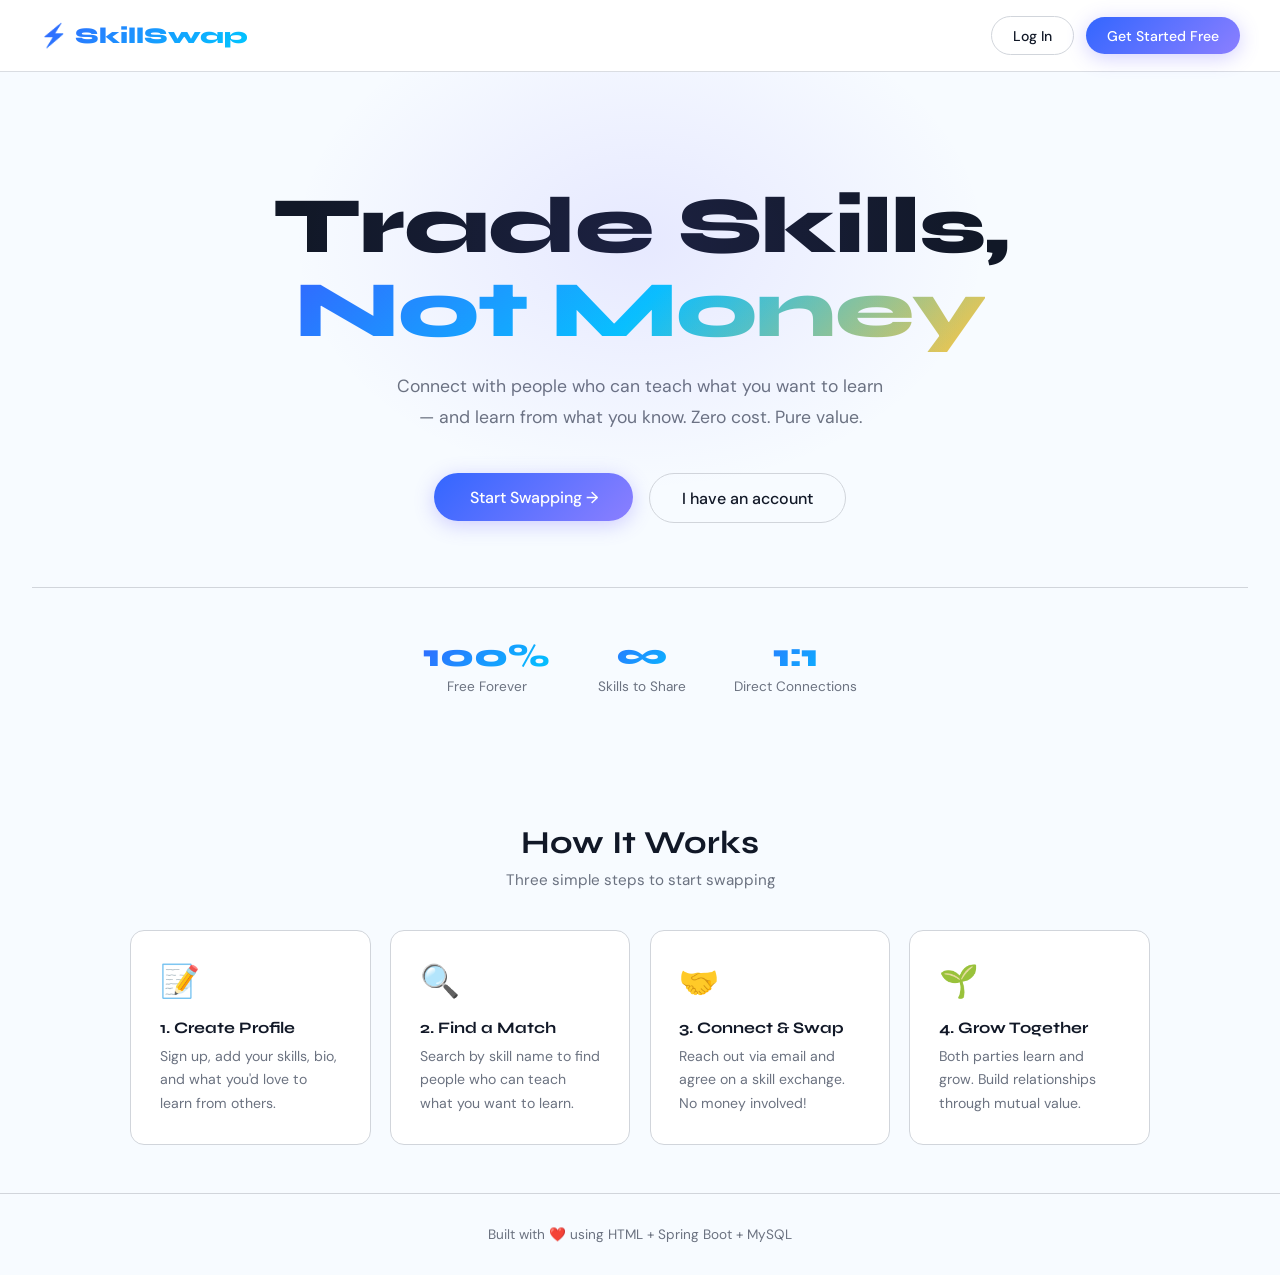
<file: index.html>
<!DOCTYPE html>
<html lang="en">
<head>
  <meta charset="UTF-8"/>
  <meta name="viewport" content="width=device-width, initial-scale=1.0"/>
  <title>Skill Swap Hub - Trade Skills, Not Money</title>
  <link rel="stylesheet" href="css/style.css"/>
</head>
<body>

<nav class="navbar">
  <div class="logo">⚡ SkillSwap</div>
  <div class="nav-links">
    <a href="login.html"><button class="btn btn-outline">Log In</button></a>
    <a href="register.html"><button class="btn btn-primary">Get Started Free</button></a>
  </div>
</nav>

<section class="hero">
  <div class="hero-glow"></div>
  <h1>Trade Skills,<br/><span class="grad">Not Money</span></h1>
  <p>Connect with people who can teach what you want to learn — and learn from what you know. Zero cost. Pure value.</p>
  <div class="hero-btns">
    <a href="register.html">
      <button class="btn btn-primary" style="padding:0.85rem 2.2rem;font-size:1rem">
        Start Swapping →
      </button>
    </a>
    <a href="login.html">
      <button class="btn btn-outline" style="padding:0.85rem 2rem;font-size:1rem">
        I have an account
      </button>
    </a>
  </div>

  <div class="hero-stats">
    <div class="stat-item">
      <div class="stat-num">100%</div>
      <div class="stat-label">Free Forever</div>
    </div>
    <div class="stat-item">
      <div class="stat-num">∞</div>
      <div class="stat-label">Skills to Share</div>
    </div>
    <div class="stat-item">
      <div class="stat-num">1:1</div>
      <div class="stat-label">Direct Connections</div>
    </div>
  </div>
</section>

<section class="section">
  <h2 class="section-title">How It Works</h2>
  <p class="section-sub">Three simple steps to start swapping</p>

  <div class="features-grid">
    <div class="feature-card">
      <div class="feature-icon">📝</div>
      <h3>1. Create Profile</h3>
      <p>Sign up, add your skills, bio, and what you'd love to learn from others.</p>
    </div>
    <div class="feature-card">
      <div class="feature-icon">🔍</div>
      <h3>2. Find a Match</h3>
      <p>Search by skill name to find people who can teach what you want to learn.</p>
    </div>
    <div class="feature-card">
      <div class="feature-icon">🤝</div>
      <h3>3. Connect & Swap</h3>
      <p>Reach out via email and agree on a skill exchange. No money involved!</p>
    </div>
    <div class="feature-card">
      <div class="feature-icon">🌱</div>
      <h3>4. Grow Together</h3>
      <p>Both parties learn and grow. Build relationships through mutual value.</p>
    </div>
  </div>
</section>

<footer style="text-align:center;padding:2rem;color:var(--muted);font-size:0.85rem;border-top:1px solid var(--border)">
  Built with ❤️ using HTML + Spring Boot + MySQL
</footer>

<script src="js/app.js"></script>
</body>
</html>
</file>
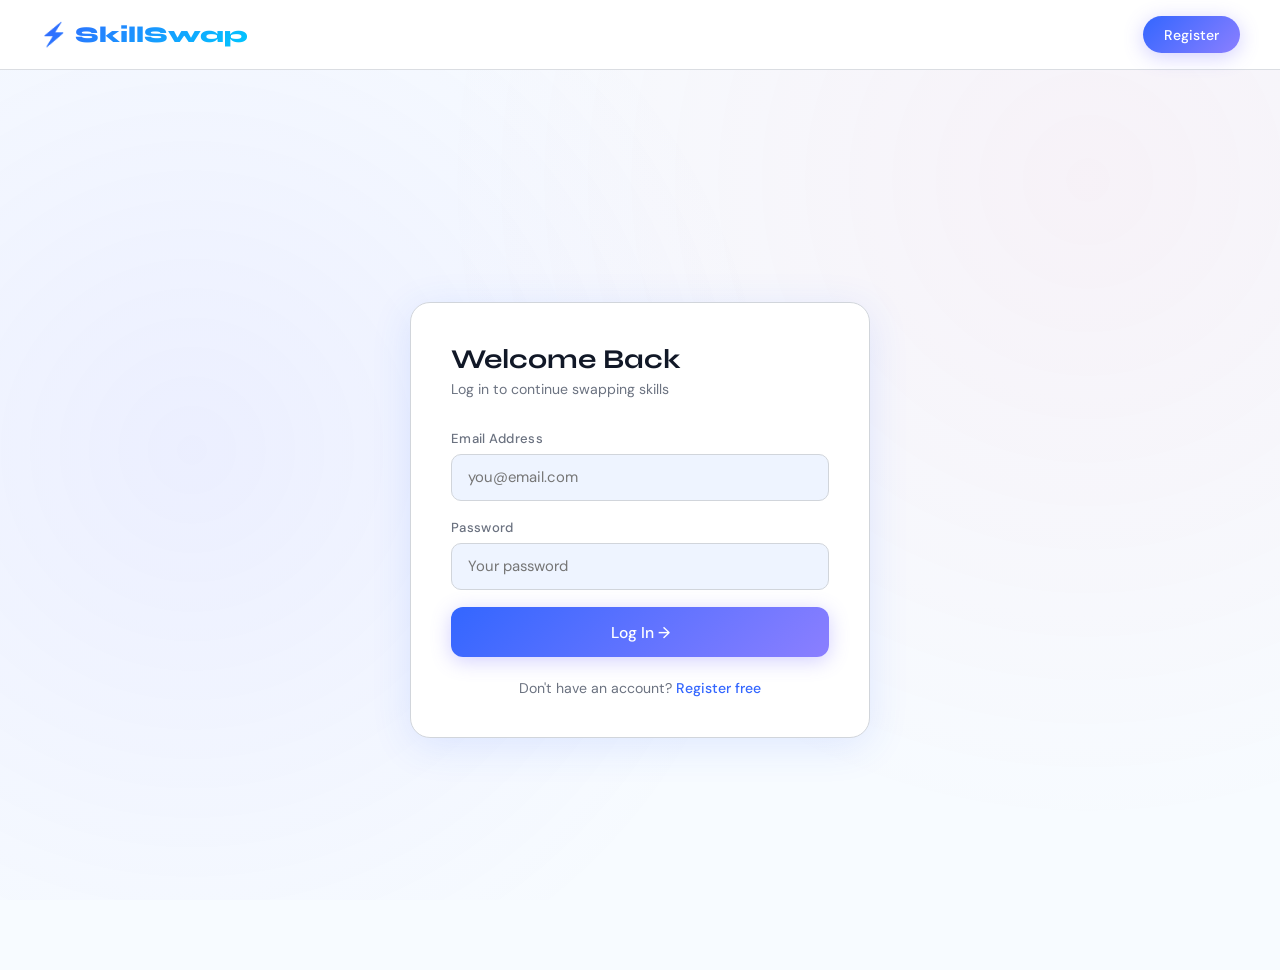
<file: dashboard.html>
<!DOCTYPE html>
<html lang="en">
<head>
  <meta charset="UTF-8"/>
  <meta name="viewport" content="width=device-width, initial-scale=1.0"/>
  <title>Dashboard - Skill Swap Hub</title>
  <link rel="stylesheet" href="css/style.css"/>
  <style>
    /* ===== CHAT STYLES ===== */
    .chat-layout {
      display: flex;
      height: calc(100vh - 120px);
      background: var(--surface);
      border: 1px solid var(--border);
      border-radius: var(--radius);
      overflow: hidden;
    }

    /* Left: contacts list */
    .chat-sidebar {
      width: 280px;
      min-width: 280px;
      border-right: 1px solid var(--border);
      display: flex;
      flex-direction: column;
    }

    .chat-sidebar-header {
      padding: 1.2rem 1rem;
      border-bottom: 1px solid var(--border);
      font-family: 'Syne', sans-serif;
      font-weight: 700;
      font-size: 1rem;
      display: flex;
      align-items: center;
      justify-content: space-between;
    }

    .contacts-list {
      flex: 1;
      overflow-y: auto;
    }

    .contact-item {
      display: flex;
      align-items: center;
      gap: 0.8rem;
      padding: 0.9rem 1rem;
      cursor: pointer;
      border-bottom: 1px solid var(--border);
      transition: background 0.15s;
      position: relative;
    }

    .contact-item:hover    { background: var(--surface2); }
    .contact-item.active   { background: rgba(108,99,255,0.12); border-left: 3px solid var(--accent); }

    .contact-avatar {
      width: 40px;
      height: 40px;
      border-radius: 50%;
      background: linear-gradient(135deg, var(--accent), var(--accent2));
      display: flex;
      align-items: center;
      justify-content: center;
      font-family: 'Syne', sans-serif;
      font-weight: 700;
      font-size: 1rem;
      flex-shrink: 0;
    }

    .contact-info { flex: 1; overflow: hidden; }
    .contact-name { font-size: 0.9rem; font-weight: 600; }
    .contact-preview {
      font-size: 0.78rem;
      color: var(--muted);
      white-space: nowrap;
      overflow: hidden;
      text-overflow: ellipsis;
    }

    .unread-badge {
      background: var(--accent);
      color: #fff;
      font-size: 0.7rem;
      font-weight: 700;
      padding: 0.15rem 0.5rem;
      border-radius: 50px;
      min-width: 20px;
      text-align: center;
    }

    /* Right: chat window */
    .chat-window {
      flex: 1;
      display: flex;
      flex-direction: column;
    }

    .chat-window-header {
      padding: 1rem 1.5rem;
      border-bottom: 1px solid var(--border);
      display: flex;
      align-items: center;
      gap: 0.8rem;
      background: var(--surface);
    }

    .chat-window-header h3 { font-size: 1rem; margin-bottom: 0.1rem; }
    .chat-window-header p  { font-size: 0.78rem; color: var(--muted); }

    .chat-online-dot {
      width: 8px; height: 8px;
      border-radius: 50%;
      background: var(--green);
      display: inline-block;
      margin-right: 4px;
    }

    /* Messages area */
    .messages-area {
      flex: 1;
      overflow-y: auto;
      padding: 1.2rem 1.5rem;
      display: flex;
      flex-direction: column;
      gap: 0.7rem;
    }

    .msg-bubble {
      max-width: 65%;
      padding: 0.7rem 1rem;
      border-radius: 16px;
      font-size: 0.9rem;
      line-height: 1.5;
      position: relative;
      animation: fadeUp 0.2s ease;
    }

    /* Message sent by ME — right side */
    .msg-bubble.sent {
      align-self: flex-end;
      background: linear-gradient(135deg, var(--accent), #8b7fff);
      color: #fff;
      border-bottom-right-radius: 4px;
    }

    /* Message received — left side */
    .msg-bubble.received {
      align-self: flex-start;
      background: var(--surface2);
      color: var(--text);
      border: 1px solid var(--border);
      border-bottom-left-radius: 4px;
    }

    .msg-time {
      font-size: 0.68rem;
      opacity: 0.65;
      margin-top: 0.3rem;
      text-align: right;
    }

    .msg-bubble.received .msg-time { text-align: left; }

    .msg-date-divider {
      text-align: center;
      font-size: 0.75rem;
      color: var(--muted);
      padding: 0.5rem 0;
      position: relative;
    }

    .msg-date-divider::before,
    .msg-date-divider::after {
      content: '';
      position: absolute;
      top: 50%;
      width: 35%;
      height: 1px;
      background: var(--border);
    }

    .msg-date-divider::before { left: 0; }
    .msg-date-divider::after  { right: 0; }

    /* Empty chat placeholder */
    .chat-placeholder {
      flex: 1;
      display: flex;
      flex-direction: column;
      align-items: center;
      justify-content: center;
      color: var(--muted);
      gap: 0.8rem;
    }

    .chat-placeholder .ph-icon { font-size: 3rem; }
    .chat-placeholder h3 { font-size: 1.1rem; color: var(--text); }
    .chat-placeholder p  { font-size: 0.88rem; }

    /* Input area */
    .chat-input-area {
      padding: 1rem 1.5rem;
      border-top: 1px solid var(--border);
      display: flex;
      gap: 0.8rem;
      align-items: flex-end;
      background: var(--surface);
    }

    .chat-input {
      flex: 1;
      background: var(--surface2);
      border: 1.5px solid var(--border);
      border-radius: 12px;
      padding: 0.75rem 1rem;
      color: var(--text);
      font-family: 'DM Sans', sans-serif;
      font-size: 0.92rem;
      outline: none;
      resize: none;
      max-height: 120px;
      transition: border-color 0.2s;
    }

    .chat-input:focus { border-color: var(--accent); }

    .send-btn {
      width: 44px;
      height: 44px;
      border-radius: 12px;
      background: linear-gradient(135deg, var(--accent), #8b7fff);
      border: none;
      color: #fff;
      font-size: 1.1rem;
      cursor: pointer;
      display: flex;
      align-items: center;
      justify-content: center;
      transition: transform 0.15s, box-shadow 0.15s;
      flex-shrink: 0;
    }

    .send-btn:hover { transform: scale(1.08); box-shadow: 0 4px 16px rgba(108,99,255,0.4); }
    .send-btn:active { transform: scale(0.96); }

    /* No contacts state */
    .no-contacts {
      padding: 2rem 1rem;
      text-align: center;
      color: var(--muted);
      font-size: 0.85rem;
      line-height: 1.6;
    }

    /* New chat button */
    .new-chat-btn {
      margin: 0.8rem;
      width: calc(100% - 1.6rem);
      padding: 0.6rem;
      border-radius: 8px;
      background: rgba(108,99,255,0.12);
      border: 1px dashed rgba(108,99,255,0.4);
      color: var(--accent);
      font-size: 0.85rem;
      cursor: pointer;
      font-family: 'DM Sans', sans-serif;
      transition: background 0.2s;
    }

    .new-chat-btn:hover { background: rgba(108,99,255,0.2); }

    /* Connect button on user card now says Chat */
    @media (max-width: 768px) {
      .chat-sidebar { width: 200px; min-width: 200px; }
      .msg-bubble   { max-width: 85%; }
    }
  </style>
</head>
<body>

<!-- NAVBAR -->
<nav class="navbar">
  <a href="index.html" class="logo">⚡ SkillSwap</a>
  <div class="nav-user">
    <div class="nav-avatar" id="nav-avatar">?</div>
    <span id="nav-username">User</span>
    <button class="btn btn-outline" style="padding:0.45rem 1rem;font-size:0.82rem" onclick="logout()">Log Out</button>
  </div>
</nav>

<!-- DASHBOARD LAYOUT -->
<div class="dashboard-layout">

  <!-- SIDEBAR -->
  <aside class="sidebar">
    <div class="sidebar-label">Menu</div>
    <button class="sidebar-item active" data-tab="browse">
      <span class="icon">🌐</span> Browse People
    </button>
    <button class="sidebar-item" data-tab="chat">
      <span class="icon">💬</span> My Chats
      <span class="unread-badge" id="unread-count" style="display:none;margin-left:auto"></span>
    </button>
    <button class="sidebar-item" data-tab="profile">
      <span class="icon">✏️</span> My Profile & Skills
    </button>
    <button class="sidebar-item" data-tab="availability">
    <span class="icon">📅</span> Availability
</button>
    <button class="sidebar-item" data-tab="admin">
      <span class="icon">⚙️</span> Admin
    </button>
  </aside>

  <!-- MAIN CONTENT -->
  <main class="main-content">

    <!-- ===== TAB: BROWSE ===== -->
    <div class="tab-panel active" id="tab-browse">
      <div class="page-header">
        <div>
          <h2>👋 Hello, <span id="welcome-name-browse"></span></h2>
          <p>Find people to swap skills with</p>
        </div>
      </div>

      <div class="stats-row">
        <div class="stat-card">
          <div class="s-num" id="stat-total">—</div>
          <div class="s-label">Total Members</div>
        </div>
        <div class="stat-card">
          <div class="s-num" id="stat-skills">—</div>
          <div class="s-label">Unique Skills</div>
        </div>
      </div>

      <div class="search-bar">
        <input class="search-input" id="search-input" type="text" placeholder="🔍  Search by skill, name..."/>
        <button class="btn btn-primary" onclick="loadUsers()">Refresh</button>
      </div>

      <div class="users-grid" id="users-grid">
        <div class="loading"><div class="spinner"></div>Loading...</div>
      </div>
    </div>

    <!-- ===== TAB: CHAT ===== -->
    <div class="tab-panel" id="tab-chat">
      <div class="page-header">
        <div>
          <h2>💬 My Chats</h2>
          <p>Chat with people you've connected with</p>
        </div>
      </div>

      <div class="chat-layout">

        <!-- Contacts Panel -->
        <div class="chat-sidebar">
          <div class="chat-sidebar-header">
            <span>Conversations</span>
          </div>
          <button class="new-chat-btn" onclick="switchTab('browse')">
            ➕ Start new chat (Browse People)
          </button>
          <div class="contacts-list" id="contacts-list">
            <div class="no-contacts">No chats yet.<br/>Go to Browse People and click 💬 Chat!</div>
          </div>
        </div>

        <!-- Chat Window -->
        <div class="chat-window" id="chat-window">
          <div class="chat-placeholder" id="chat-placeholder">
            <div class="ph-icon">💬</div>
            <h3>Select a conversation</h3>
            <p>Choose someone from the left to start chatting</p>
          </div>
        </div>

      </div>
    </div>

    <!-- ===== TAB: PROFILE ===== -->
    <div class="tab-panel" id="tab-profile">
      <div class="page-header">
        <div>
          <h2>My Profile</h2>
          <p>Update your skills and info</p>
        </div>
      </div>

      <div class="profile-section">
        <div class="profile-header-card">
          <div id="profile-header" style="display:flex;align-items:center;gap:1.2rem;flex-wrap:wrap"></div>
        </div>

        <div class="alert" id="profile-alert"></div>

        <form id="profile-form">
          <div class="edit-card">
            <h3>📋 Basic Info</h3>
            <div class="form-group">
              <label>Full Name</label>
              <input type="text" id="p-name" placeholder="Your name"/>
            </div>
            <div class="form-group">
              <label>Location (optional)</label>
              <input type="text" id="p-location" placeholder="e.g. Delhi, India"/>
            </div>
            <div class="form-group">
              <label>Bio (optional)</label>
              <textarea id="p-bio" placeholder="Tell others about yourself..."></textarea>
            </div>
          </div>

          <div class="edit-card">
            <h3>🎓 Skills I Can Teach</h3>
            <div class="form-group">
              <label>Enter skills separated by commas</label>
              <input type="text" id="p-skills" placeholder="e.g. Python, Guitar, Photoshop"/>
            </div>
            <p style="color:var(--muted);font-size:0.82rem">Purple tags on your card</p>
          </div>

          <div class="edit-card">
            <h3>📚 Skills I Want to Learn</h3>
            <div class="form-group">
              <label>Enter skills separated by commas</label>
              <input type="text" id="p-learn" placeholder="e.g. JavaScript, Yoga, Spanish"/>
            </div>
            <p style="color:var(--muted);font-size:0.82rem">Green tags on your card</p>
          </div>

          <button type="submit" class="btn btn-primary btn-full">💾 Save Profile</button>
        </form>
      </div>
    </div>

    <!-- ===== TAB: AVAILABILITY ===== -->
<div class="tab-panel" id="tab-availability">

    <div class="page-header">
        <div>
            <h2>📅 My Availability</h2>
            <p>Add the time slots when you are available for skill swaps</p>
        </div>
    </div>

    <div class="edit-card">

        <h3>Add Availability Slot</h3>

        <div class="form-group">
            <label>Day</label>
            <select id="avail-day">
                <option>Monday</option>
                <option>Tuesday</option>
                <option>Wednesday</option>
                <option>Thursday</option>
                <option>Friday</option>
                <option>Saturday</option>
                <option>Sunday</option>
            </select>
        </div>

        <div class="form-group">
            <label>Start Time</label>
            <input type="time" id="avail-start">
        </div>

        <div class="form-group">
            <label>End Time</label>
            <input type="time" id="avail-end">
        </div>

        <div class="form-group">
            <label>Note</label>
            <input type="text" id="avail-note"
                   placeholder="Online / Offline / Weekend only">
        </div>

        <button class="btn btn-primary btn-full"
        onclick="addAvailability()">
    📅 Save Availability
          </button>
    </div>

    <div class="edit-card" style="margin-top:20px">
        <h3>Your Availability Slots</h3>

        <div id="availability-list">
            Loading...
        </div>
    </div>

</div>

    <!-- ===== TAB: ADMIN ===== -->
    <div class="tab-panel" id="tab-admin">
      <div class="page-header">
        <div>
          <h2>⚙️ Admin Panel</h2>
          <p>Manage database records</p>
        </div>
      </div>

      <div class="admin-card">
        <h3>⚠️ Delete All Users</h3>
        <p>Permanently deletes all user records (name, email, password) from the database.</p>
        <button class="btn btn-danger" onclick="deleteAllUsers()">🗑 Delete ALL Users</button>
      </div>

      <div class="edit-card" style="margin-top:1rem">
        <h3>📊 Quick DB Check</h3>
        <p style="color:var(--muted);font-size:0.88rem;margin-bottom:1rem">Run in MySQL Workbench:</p>
        <code style="display:block;background:var(--surface2);border:1px solid var(--border);border-radius:8px;padding:1rem;font-size:0.85rem;color:var(--green);line-height:1.8">
          USE skillswaphub;<br/>
          SELECT * FROM users;<br/>
          SELECT * FROM messages;
        </code>
      </div>
    </div>

  </main>
</div>

<script src="js/app.js"></script>
<script>
  const MSG_API = 'http://localhost:8080/api/messages';
  let activeChatUserId   = null;
  let activeChatUserName = null;
  let pollInterval       = null;

  // ===== OPEN CHAT with a user (called from Browse tab) =====
  function openChat(userId, userName) {
    activeChatUserId   = userId;
    activeChatUserName = userName;

    // Switch to chat tab
    switchTab('chat');

    // Load contacts then open this chat
    loadContacts().then(() => {
      renderChatWindow(userId, userName);
      loadUserAvailability(userId);
      loadMessages(userId);

      // Highlight active contact
      document.querySelectorAll('.contact-item').forEach(c => c.classList.remove('active'));
      const el = document.getElementById('contact-' + userId);
      if (el) el.classList.add('active');
    });
  }

  // ===== LOAD CONTACTS (people you've chatted with) =====
  async function loadContacts() {
    const me   = JSON.parse(localStorage.getItem('loggedUser') || '{}');
    const list = document.getElementById('contacts-list');
    if (!list) return;

    try {
      const res      = await fetch(`${MSG_API}/partners/${me.id}`);
      const partners = await res.json();

      if (!Array.isArray(partners) || partners.length === 0) {
        list.innerHTML = '<div class="no-contacts">No chats yet.<br/>Go to Browse People and click 💬 Chat!</div>';
        return;
      }

      list.innerHTML = partners.map(p => `
        <div class="contact-item" id="contact-${p.id}" onclick="selectContact(${p.id},'${p.name}')">
          <div class="contact-avatar">${p.name.charAt(0).toUpperCase()}</div>
          <div class="contact-info">
            <div class="contact-name">${p.name}</div>
            <div class="contact-preview">${p.skills || 'No skills listed'}</div>
          </div>
        </div>
      `).join('');

    } catch (e) {
      list.innerHTML = '<div class="no-contacts">Could not load contacts.</div>';
    }
  }

  // ===== SELECT a contact from list =====
  function selectContact(userId, userName) {
    activeChatUserId   = userId;
    activeChatUserName = userName;

    document.querySelectorAll('.contact-item').forEach(c => c.classList.remove('active'));
    const el = document.getElementById('contact-' + userId);
    if (el) el.classList.add('active');

    renderChatWindow(userId, userName);
    loadUserAvailability(userId);
    loadMessages(userId);
  }

  // ===== RENDER the chat window header + input =====
  function renderChatWindow(userId, userName) {
    const win = document.getElementById('chat-window');
    win.innerHTML = `
      <div class="chat-window-header">
        <div class="contact-avatar" style="width:38px;height:38px;font-size:1rem">${userName.charAt(0).toUpperCase()}</div>
        <div>
          <h3>${userName}</h3>
          <p><span class="chat-online-dot"></span>SkillSwap member</p>
        </div>
        <button class="btn btn-ghost btn-sm" style="margin-left:auto" onclick="deleteConversation(${userId})">🗑 Clear</button>
      </div>

      <div id="chat-availability"></div>

      <div class="messages-area" id="messages-area">
        <div class="loading"><div class="spinner"></div>Loading messages...</div>
      </div>

      <div class="chat-input-area">
        <textarea
          class="chat-input"
          id="chat-input"
          placeholder="Type a message..."
          rows="1"
          onkeydown="handleChatKey(event)"
          oninput="autoResize(this)"
        ></textarea>
        <button class="send-btn" onclick="sendMessage()">➤</button>
      </div>
    `;

    // Start polling for new messages every 3 seconds
    if (pollInterval) clearInterval(pollInterval);
    pollInterval = setInterval(() => loadMessages(userId), 3000);
  }

  // ===== LOAD MESSAGES for current chat =====
  async function loadMessages(partnerId) {
    const me   = JSON.parse(localStorage.getItem('loggedUser') || '{}');
    const area = document.getElementById('messages-area');
    if (!area) return;

    try {
      const res  = await fetch(`${MSG_API}/conversation?user1=${me.id}&user2=${partnerId}`);
      const msgs = await res.json();

      // Mark as read
      await fetch(`${MSG_API}/read?sender=${partnerId}&receiver=${me.id}`, { method: 'PUT' });

      if (!Array.isArray(msgs) || msgs.length === 0) {
        area.innerHTML = `
          <div class="chat-placeholder" style="flex:1">
            <div class="ph-icon">👋</div>
            <h3>Say hello!</h3>
            <p>Send the first message to start your skill swap</p>
          </div>`;
        return;
      }

      // Check if user is already scrolled to bottom
      const isAtBottom = area.scrollHeight - area.clientHeight <= area.scrollTop + 50;

      // Render messages
      let html = '';
      let lastDate = '';
      msgs.forEach(m => {
        const isMine = m.senderId === me.id;
        const d      = new Date(m.sentAt);
        const dateStr= d.toLocaleDateString();
        const timeStr= d.toLocaleTimeString([], { hour: '2-digit', minute: '2-digit' });

        if (dateStr !== lastDate) {
          html += `<div class="msg-date-divider">${dateStr}</div>`;
          lastDate = dateStr;
        }

        html += `
          <div class="msg-bubble ${isMine ? 'sent' : 'received'}">
            ${m.content}
            <div class="msg-time">${timeStr}${isMine ? (m.read ? ' ✓✓' : ' ✓') : ''}</div>
          </div>`;
      });

      area.innerHTML = html;

      // Auto-scroll to bottom if already near bottom
      if (isAtBottom) area.scrollTop = area.scrollHeight;

      // Update unread badge
      checkUnread();

    } catch (e) {
      console.error('Error loading messages', e);
    }
  }

  // ===== SEND MESSAGE =====
  async function sendMessage() {
    const me      = JSON.parse(localStorage.getItem('loggedUser') || '{}');
    const input   = document.getElementById('chat-input');
    const content = input?.value.trim();

    if (!content || !activeChatUserId) return;

    try {
      await fetch(`${MSG_API}/send`, {
        method: 'POST',
        headers: { 'Content-Type': 'application/json' },
        body: JSON.stringify({
          senderId:   me.id,
          receiverId: activeChatUserId,
          content:    content
        })
      });

      input.value = '';
      input.style.height = 'auto';
      loadMessages(activeChatUserId);

    } catch (e) {
      alert('Failed to send message. Is server running?');
    }
  }

  // ===== ENTER KEY sends, Shift+Enter = new line =====
  function handleChatKey(e) {
    if (e.key === 'Enter' && !e.shiftKey) {
      e.preventDefault();
      sendMessage();
    }
  }

  // ===== AUTO-RESIZE textarea =====
  function autoResize(el) {
    el.style.height = 'auto';
    el.style.height = Math.min(el.scrollHeight, 120) + 'px';
  }

  // ===== DELETE CONVERSATION =====
  async function deleteConversation(partnerId) {
    if (!confirm('Delete this entire conversation?')) return;
    const me = JSON.parse(localStorage.getItem('loggedUser') || '{}');
    await fetch(`${MSG_API}/conversation?user1=${me.id}&user2=${partnerId}`, { method: 'DELETE' });
    loadMessages(partnerId);
    loadContacts();
  }

  // ===== CHECK UNREAD COUNT =====
  async function checkUnread() {
    const me    = JSON.parse(localStorage.getItem('loggedUser') || '{}');
    const badge = document.getElementById('unread-count');
    if (!badge || !me.id) return;
    try {
      const res  = await fetch(`${MSG_API}/unread/${me.id}`);
      const data = await res.json();
      if (data.unread > 0) {
        badge.textContent   = data.unread;
        badge.style.display = 'inline-block';
      } else {
        badge.style.display = 'none';
      }
    } catch {}
  }

  // Check unread every 5 seconds
  setInterval(checkUnread, 5000);

  // Stop polling when leaving chat tab
  const origSwitch = window.switchTab;
  window.switchTab = function(tab) {
    if (tab !== 'chat' && pollInterval) {
      clearInterval(pollInterval);
      pollInterval = null;
    }
    if (tab === 'chat') loadContacts();
    origSwitch(tab);
  };
</script>
</body>
</html>
</file>
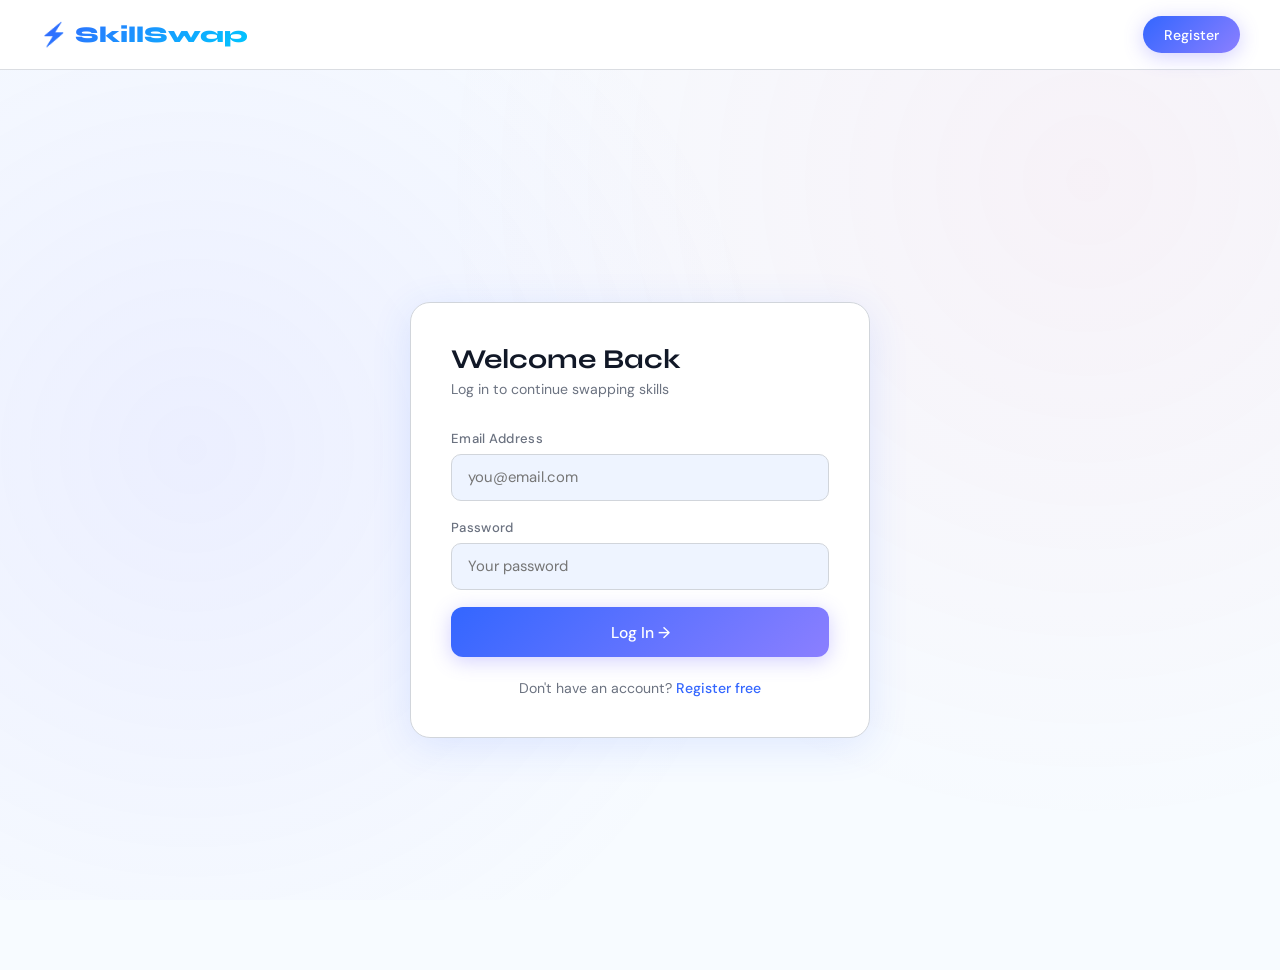
<file: login.html>
<!DOCTYPE html>
<html lang="en">
<head>
  <meta charset="UTF-8"/>
  <meta name="viewport" content="width=device-width, initial-scale=1.0"/>
  <title>Login - Skill Swap Hub</title>
  <link rel="stylesheet" href="css/style.css"/>
</head>
<body>

<nav class="navbar">
  <a href="index.html" class="logo">⚡ SkillSwap</a>
  <div class="nav-links">
    <a href="register.html"><button class="btn btn-primary">Register</button></a>
  </div>
</nav>

<div class="form-page">
  <div class="form-card">
    <h2>Welcome Back</h2>
    <p class="subtitle">Log in to continue swapping skills</p>

    <div class="alert" id="login-alert"></div>

    <form id="login-form">
      <div class="form-group">
        <label>Email Address</label>
        <input type="email" id="login-email" placeholder="you@email.com" required/>
      </div>
      <div class="form-group">
        <label>Password</label>
        <input type="password" id="login-password" placeholder="Your password" required/>
      </div>

      <button type="submit" class="btn btn-primary btn-full">Log In →</button>
    </form>

    <div class="form-footer">
      Don't have an account? <a href="register.html">Register free</a>
    </div>
  </div>
</div>

<script src="js/app.js"></script>
</body>
</html>
</file>
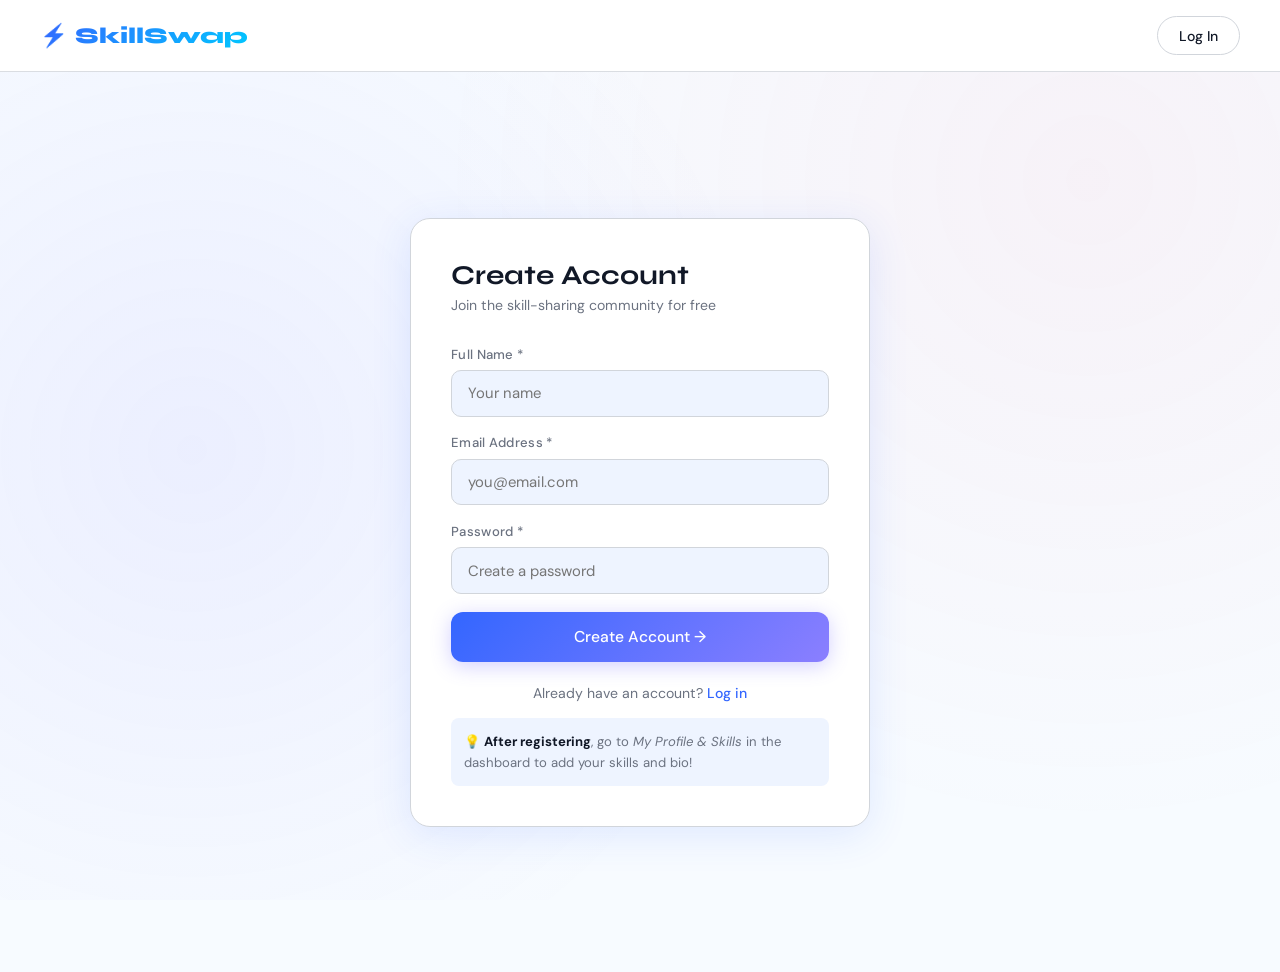
<file: register.html>
<!DOCTYPE html>
<html lang="en">
<head>
  <meta charset="UTF-8"/>
  <meta name="viewport" content="width=device-width, initial-scale=1.0"/>
  <title>Register - Skill Swap Hub</title>
  <link rel="stylesheet" href="css/style.css"/>
</head>
<body>

<nav class="navbar">
  <a href="index.html" class="logo">⚡ SkillSwap</a>
  <div class="nav-links">
    <a href="login.html"><button class="btn btn-outline">Log In</button></a>
  </div>
</nav>

<div class="form-page">
  <div class="form-card">
    <h2>Create Account</h2>
    <p class="subtitle">Join the skill-sharing community for free</p>

    <div class="alert" id="reg-alert"></div>

    <form id="register-form">
      <div class="form-group">
        <label>Full Name *</label>
        <input type="text" id="reg-name" placeholder="Your name" required/>
      </div>
      <div class="form-group">
        <label>Email Address *</label>
        <input type="email" id="reg-email" placeholder="you@email.com" required/>
      </div>
      <div class="form-group">
        <label>Password *</label>
        <input type="password" id="reg-password" placeholder="Create a password" required/>
      </div>

      <button type="submit" class="btn btn-primary btn-full">
        Create Account →
      </button>
    </form>

    <div class="form-footer">
      Already have an account? <a href="login.html">Log in</a>
    </div>

    <div style="margin-top:1rem;padding:0.8rem;background:var(--surface2);border-radius:8px;font-size:0.82rem;color:var(--muted);line-height:1.6">
      💡 <strong style="color:var(--text)">After registering</strong>, go to
      <em>My Profile & Skills</em> in the dashboard to add your skills and bio!
    </div>
  </div>
</div>

<script src="js/app.js"></script>
</body>
</html>
</file>
<file: css/style.css>
/* ===== SKILL SWAP HUB v2 - FULL CSS ===== */
@import url('https://fonts.googleapis.com/css2?family=Syne:wght@400;600;700;800&family=DM+Sans:ital,wght@0,300;0,400;0,500;1,400&display=swap');

:root {
  --bg: #f7fbff;
  --surface: #ffffff;
  --surface2: #eef4ff;
  --surface3: #dfe8ff;
  --accent: #3366ff;
  --accent2: #00c7ff;
  --green: #34c759;
  --yellow: #ffc542;
  --text: #111827;
  --muted: #6b7280;
  --border: #d1d5db;
  --radius: 14px;
  --shadow: 0 8px 40px rgba(51,102,255,0.12);
}

* { margin: 0; padding: 0; box-sizing: border-box; }

body {
  font-family: 'DM Sans', sans-serif;
  background: var(--bg);
  color: var(--text);
  min-height: 100vh;
}

h1,h2,h3,h4 { font-family: 'Syne', sans-serif; }
a { text-decoration: none; color: inherit; }

/* ===== SCROLLBAR ===== */
::-webkit-scrollbar { width: 6px; }
::-webkit-scrollbar-track { background: var(--bg); }
::-webkit-scrollbar-thumb { background: var(--border); border-radius: 3px; }

/* ===== NAVBAR ===== */
.navbar {
  display: flex;
  align-items: center;
  justify-content: space-between;
  padding: 1rem 2.5rem;
  background: rgba(255,255,255,0.95);
  backdrop-filter: blur(16px);
  border-bottom: 1px solid rgba(209,213,219,0.8);
  position: sticky;
  top: 0;
  z-index: 200;
}

.logo {
  font-family: 'Syne', sans-serif;
  font-size: 1.4rem;
  font-weight: 800;
  background: linear-gradient(135deg, var(--accent), var(--accent2));
  -webkit-background-clip: text;
  -webkit-text-fill-color: transparent;
  background-clip: text;
}

.nav-links { display: flex; gap: 0.8rem; align-items: center; }

.nav-user {
  display: flex;
  align-items: center;
  gap: 0.8rem;
  color: var(--muted);
  font-size: 0.9rem;
}

.nav-avatar {
  width: 34px;
  height: 34px;
  border-radius: 50%;
  background: linear-gradient(135deg, var(--accent), var(--accent2));
  display: flex;
  align-items: center;
  justify-content: center;
  font-family: 'Syne', sans-serif;
  font-weight: 700;
  font-size: 0.85rem;
  cursor: pointer;
}

/* ===== BUTTONS ===== */
.btn {
  padding: 0.6rem 1.3rem;
  border-radius: 50px;
  font-family: 'DM Sans', sans-serif;
  font-size: 0.88rem;
  font-weight: 500;
  cursor: pointer;
  border: none;
  transition: all 0.2s ease;
  display: inline-flex;
  align-items: center;
  gap: 0.4rem;
}

.btn-outline {
  background: transparent;
  border: 1.5px solid var(--border);
  color: var(--text);
}
.btn-outline:hover { border-color: var(--accent); color: var(--accent); }

.btn-primary {
  background: linear-gradient(135deg, var(--accent), #8b7fff);
  color: #fff;
  box-shadow: 0 4px 20px rgba(108,99,255,0.3);
}
.btn-primary:hover { transform: translateY(-2px); box-shadow: 0 6px 28px rgba(108,99,255,0.45); }

.btn-success {
  background: linear-gradient(135deg, var(--green), #38f9d7);
  color: #0a0a0f;
  font-weight: 600;
}
.btn-success:hover { transform: translateY(-2px); }

.btn-danger {
  background: linear-gradient(135deg, #ff4757, var(--accent2));
  color: #fff;
}
.btn-danger:hover { transform: translateY(-2px); }

.btn-ghost {
  background: var(--surface2);
  color: var(--muted);
  border: 1px solid var(--border);
}
.btn-ghost:hover { color: var(--text); border-color: var(--accent); }

.btn-sm { padding: 0.42rem 0.9rem; font-size: 0.8rem; border-radius: 8px; }
.btn-full { width: 100%; justify-content: center; padding: 0.9rem; font-size: 0.98rem; border-radius: 12px; }

/* ===== HERO ===== */
.hero {
  text-align: center;
  padding: 7rem 2rem 5rem;
  position: relative;
  overflow: hidden;
}

.hero-glow {
  position: absolute;
  top: -80px;
  left: 50%;
  transform: translateX(-50%);
  width: 700px;
  height: 500px;
  background: radial-gradient(ellipse, rgba(108,99,255,0.12) 0%, transparent 70%);
  pointer-events: none;
}

.hero h1 {
  font-size: clamp(2.8rem, 7vw, 5rem);
  font-weight: 800;
  line-height: 1.05;
  margin-bottom: 1.2rem;
  letter-spacing: -1px;
}

.hero h1 .grad {
  background: linear-gradient(135deg, var(--accent), var(--accent2), var(--yellow));
  -webkit-background-clip: text;
  -webkit-text-fill-color: transparent;
  background-clip: text;
}

.hero p {
  font-size: 1.1rem;
  color: var(--muted);
  max-width: 500px;
  margin: 0 auto 2.5rem;
  line-height: 1.75;
}

.hero-btns { display: flex; gap: 1rem; justify-content: center; flex-wrap: wrap; }

.hero-stats {
  display: flex;
  justify-content: center;
  gap: 3rem;
  margin-top: 4rem;
  padding-top: 3rem;
  border-top: 1px solid var(--border);
  flex-wrap: wrap;
}

.stat-item { text-align: center; }
.stat-num {
  font-family: 'Syne', sans-serif;
  font-size: 2rem;
  font-weight: 800;
  background: linear-gradient(135deg, var(--accent), var(--accent2));
  -webkit-background-clip: text;
  -webkit-text-fill-color: transparent;
  background-clip: text;
}
.stat-label { color: var(--muted); font-size: 0.85rem; margin-top: 0.2rem; }

/* ===== FEATURES ===== */
.section {
  max-width: 1100px;
  margin: 0 auto;
  padding: 3rem 2.5rem;
}

.section-title {
  text-align: center;
  font-size: 2rem;
  margin-bottom: 0.5rem;
}

.section-sub {
  text-align: center;
  color: var(--muted);
  margin-bottom: 2.5rem;
  font-size: 0.95rem;
}

.features-grid {
  display: grid;
  grid-template-columns: repeat(auto-fit, minmax(230px, 1fr));
  gap: 1.2rem;
}

.feature-card {
  background: var(--surface);
  border: 1px solid var(--border);
  border-radius: var(--radius);
  padding: 1.8rem;
  transition: transform 0.2s, border-color 0.2s;
  position: relative;
  overflow: hidden;
}

.feature-card::before {
  content: '';
  position: absolute;
  top: 0; left: 0; right: 0;
  height: 2px;
  background: linear-gradient(90deg, var(--accent), var(--accent2));
  opacity: 0;
  transition: opacity 0.2s;
}

.feature-card:hover { transform: translateY(-5px); border-color: var(--accent); }
.feature-card:hover::before { opacity: 1; }

.feature-icon { font-size: 2rem; margin-bottom: 1rem; }
.feature-card h3 { font-size: 1rem; margin-bottom: 0.5rem; }
.feature-card p { color: var(--muted); font-size: 0.88rem; line-height: 1.65; }

/* ===== FORM PAGES ===== */
.form-page {
  min-height: 100vh;
  display: flex;
  align-items: center;
  justify-content: center;
  padding: 2rem;
  position: relative;
}

.form-page::before {
  content: '';
  position: fixed;
  inset: 0;
  background:
    radial-gradient(circle at 15% 50%, rgba(108,99,255,0.08) 0%, transparent 50%),
    radial-gradient(circle at 85% 20%, rgba(255,101,132,0.06) 0%, transparent 50%);
  pointer-events: none;
}

.form-card {
  background: var(--surface);
  border: 1px solid var(--border);
  border-radius: 20px;
  padding: 2.5rem;
  width: 100%;
  max-width: 460px;
  position: relative;
  z-index: 1;
  box-shadow: var(--shadow);
  animation: fadeUp 0.4s ease;
}

@keyframes fadeUp {
  from { opacity: 0; transform: translateY(20px); }
  to { opacity: 1; transform: translateY(0); }
}

.form-card h2 { font-size: 1.7rem; margin-bottom: 0.3rem; }
.form-card .subtitle { color: var(--muted); font-size: 0.88rem; margin-bottom: 2rem; }

.form-group { margin-bottom: 1.1rem; }

.form-group label {
  display: block;
  font-size: 0.82rem;
  color: var(--muted);
  margin-bottom: 0.45rem;
  font-weight: 500;
  letter-spacing: 0.3px;
}

.form-group input,
.form-group textarea,
.form-group select {
  width: 100%;
  background: var(--surface2);
  border: 1.5px solid var(--border);
  border-radius: 10px;
  padding: 0.78rem 1rem;
  color: var(--text);
  font-family: 'DM Sans', sans-serif;
  font-size: 0.93rem;
  outline: none;
  transition: border-color 0.2s, background 0.2s;
}

.form-group input:focus,
.form-group textarea:focus,
.form-group select:focus {
  border-color: var(--accent);
  background: var(--surface3);
}

.form-group textarea { resize: vertical; min-height: 90px; }

.form-footer {
  text-align: center;
  margin-top: 1.4rem;
  color: var(--muted);
  font-size: 0.88rem;
}
.form-footer a { color: var(--accent); font-weight: 500; }
.form-footer a:hover { text-decoration: underline; }

/* ===== SKILL TAGS INPUT ===== */
.skill-input-wrapper {
  position: relative;
}

.tags-display {
  display: flex;
  flex-wrap: wrap;
  gap: 0.4rem;
  margin-top: 0.5rem;
  min-height: 28px;
}

/* ===== ALERT ===== */
.alert {
  padding: 0.78rem 1rem;
  border-radius: 8px;
  font-size: 0.88rem;
  margin-bottom: 1rem;
  display: none;
  animation: fadeUp 0.2s ease;
}
.alert-error  { background: rgba(255,71,87,0.12); border: 1px solid rgba(255,71,87,0.3); color: #ff7b8a; }
.alert-success{ background: rgba(61,220,132,0.12); border: 1px solid rgba(61,220,132,0.3); color: var(--green); }

/* ===== DASHBOARD LAYOUT ===== */
.dashboard-layout {
  display: flex;
  min-height: calc(100vh - 60px);
}

/* SIDEBAR */
.sidebar {
  width: 260px;
  min-width: 260px;
  background: var(--surface);
  border-right: 1px solid var(--border);
  padding: 1.5rem 1rem;
  display: flex;
  flex-direction: column;
  gap: 0.4rem;
  position: sticky;
  top: 60px;
  height: calc(100vh - 60px);
  overflow-y: auto;
}

.sidebar-label {
  font-size: 0.7rem;
  text-transform: uppercase;
  letter-spacing: 1.5px;
  color: var(--muted);
  padding: 0.5rem 0.8rem 0.3rem;
  font-weight: 600;
}

.sidebar-item {
  display: flex;
  align-items: center;
  gap: 0.75rem;
  padding: 0.7rem 0.9rem;
  border-radius: 10px;
  color: var(--muted);
  font-size: 0.9rem;
  cursor: pointer;
  transition: all 0.15s;
  border: none;
  background: none;
  width: 100%;
  text-align: left;
  font-family: 'DM Sans', sans-serif;
}

.sidebar-item:hover { background: var(--surface2); color: var(--text); }
.sidebar-item.active { background: rgba(108,99,255,0.15); color: var(--accent); }
.sidebar-item .icon { font-size: 1.1rem; }

/* MAIN CONTENT */
.main-content {
  flex: 1;
  padding: 2rem 2.5rem;
  overflow-y: auto;
}

/* ===== TABS ===== */
.tab-panel { display: none; }
.tab-panel.active { display: block; animation: fadeUp 0.3s ease; }

/* ===== PAGE HEADER ===== */
.page-header {
  display: flex;
  align-items: flex-start;
  justify-content: space-between;
  margin-bottom: 1.8rem;
  flex-wrap: wrap;
  gap: 1rem;
}

.page-header h2 { font-size: 1.6rem; margin-bottom: 0.2rem; }
.page-header p { color: var(--muted); font-size: 0.88rem; }

/* ===== SEARCH BAR ===== */
.search-bar {
  display: flex;
  gap: 0.8rem;
  margin-bottom: 1.8rem;
  flex-wrap: wrap;
}

.search-input {
  flex: 1;
  min-width: 220px;
  background: var(--surface);
  border: 1.5px solid var(--border);
  border-radius: 50px;
  padding: 0.7rem 1.2rem;
  color: var(--text);
  font-family: 'DM Sans', sans-serif;
  font-size: 0.9rem;
  outline: none;
  transition: border-color 0.2s;
}
.search-input:focus { border-color: var(--accent); }

/* ===== USERS GRID ===== */
.users-grid {
  display: grid;
  grid-template-columns: repeat(auto-fill, minmax(290px, 1fr));
  gap: 1.2rem;
}

.user-card {
  background: var(--surface);
  border: 1px solid var(--border);
  border-radius: var(--radius);
  padding: 1.5rem;
  transition: border-color 0.2s, transform 0.2s, box-shadow 0.2s;
  animation: fadeUp 0.3s ease;
}

.user-card:hover {
  border-color: var(--accent);
  transform: translateY(-3px);
  box-shadow: 0 8px 30px rgba(108,99,255,0.12);
}

.user-card-top {
  display: flex;
  align-items: center;
  gap: 0.9rem;
  margin-bottom: 1rem;
}

.user-avatar {
  width: 46px;
  height: 46px;
  border-radius: 50%;
  background: linear-gradient(135deg, var(--accent), var(--accent2));
  display: flex;
  align-items: center;
  justify-content: center;
  font-family: 'Syne', sans-serif;
  font-weight: 700;
  font-size: 1.15rem;
  flex-shrink: 0;
}

.user-info h3 { font-size: 1rem; margin-bottom: 0.15rem; }
.user-info .email { color: var(--muted); font-size: 0.78rem; }
.user-info .location { color: var(--muted); font-size: 0.78rem; }

.user-bio {
  color: var(--muted);
  font-size: 0.83rem;
  line-height: 1.55;
  margin-bottom: 1rem;
  display: -webkit-box;
  -webkit-line-clamp: 2;
  -webkit-box-orient: vertical;
  overflow: hidden;
}

.skill-section { margin-bottom: 0.75rem; }
.skill-section-label {
  font-size: 0.72rem;
  text-transform: uppercase;
  letter-spacing: 0.8px;
  color: var(--muted);
  margin-bottom: 0.4rem;
  font-weight: 600;
}

.skill-tags { display: flex; flex-wrap: wrap; gap: 0.35rem; }

.tag {
  padding: 0.22rem 0.65rem;
  border-radius: 50px;
  font-size: 0.74rem;
  font-weight: 500;
}

.tag-teach { background: rgba(108,99,255,0.18); color: #a48aff; border: 1px solid rgba(108,99,255,0.2); }
.tag-learn { background: rgba(61,220,132,0.12); color: #3ddc84; border: 1px solid rgba(61,220,132,0.2); }
.tag-empty { color: var(--muted); font-size: 0.78rem; font-style: italic; }

.user-card-actions {
  display: flex;
  gap: 0.5rem;
  margin-top: 1rem;
  padding-top: 1rem;
  border-top: 1px solid var(--border);
  flex-wrap: wrap;
}

/* ===== PROFILE PAGE ===== */
.profile-section {
  max-width: 640px;
}

.profile-header-card {
  background: var(--surface);
  border: 1px solid var(--border);
  border-radius: var(--radius);
  padding: 2rem;
  display: flex;
  align-items: center;
  gap: 1.5rem;
  margin-bottom: 1.5rem;
  flex-wrap: wrap;
}

.profile-avatar-lg {
  width: 72px;
  height: 72px;
  border-radius: 50%;
  background: linear-gradient(135deg, var(--accent), var(--accent2));
  display: flex;
  align-items: center;
  justify-content: center;
  font-family: 'Syne', sans-serif;
  font-weight: 800;
  font-size: 1.8rem;
  flex-shrink: 0;
}

.profile-header-info h2 { font-size: 1.4rem; margin-bottom: 0.2rem; }
.profile-header-info p { color: var(--muted); font-size: 0.88rem; }

.edit-card {
  background: var(--surface);
  border: 1px solid var(--border);
  border-radius: var(--radius);
  padding: 1.8rem;
  margin-bottom: 1.2rem;
}

.edit-card h3 {
  font-size: 1rem;
  margin-bottom: 1.2rem;
  padding-bottom: 0.8rem;
  border-bottom: 1px solid var(--border);
}

/* ===== ADMIN SECTION ===== */
.admin-card {
  background: rgba(255,71,87,0.05);
  border: 1px solid rgba(255,71,87,0.18);
  border-radius: var(--radius);
  padding: 1.5rem;
  margin-bottom: 1.5rem;
}
.admin-card h3 { color: #ff7b8a; margin-bottom: 0.4rem; font-size: 1rem; }
.admin-card p { color: var(--muted); font-size: 0.85rem; margin-bottom: 1rem; line-height: 1.6; }

/* ===== STATS CARDS ===== */
.stats-row {
  display: grid;
  grid-template-columns: repeat(auto-fit, minmax(160px, 1fr));
  gap: 1rem;
  margin-bottom: 2rem;
}

.stat-card {
  background: var(--surface);
  border: 1px solid var(--border);
  border-radius: var(--radius);
  padding: 1.2rem 1.5rem;
}

.stat-card .s-num {
  font-family: 'Syne', sans-serif;
  font-size: 1.8rem;
  font-weight: 800;
  background: linear-gradient(135deg, var(--accent), var(--accent2));
  -webkit-background-clip: text;
  -webkit-text-fill-color: transparent;
  background-clip: text;
}

.stat-card .s-label { color: var(--muted); font-size: 0.82rem; margin-top: 0.2rem; }

/* ===== EMPTY STATE ===== */
.empty-state {
  text-align: center;
  padding: 4rem 2rem;
  color: var(--muted);
}
.empty-state .empty-icon { font-size: 3rem; margin-bottom: 1rem; }
.empty-state h3 { font-size: 1.1rem; color: var(--text); margin-bottom: 0.5rem; }
.empty-state p { font-size: 0.88rem; line-height: 1.6; }

/* ===== MODAL ===== */
.modal-overlay {
  position: fixed;
  inset: 0;
  background: rgba(0,0,0,0.7);
  backdrop-filter: blur(4px);
  z-index: 500;
  display: none;
  align-items: center;
  justify-content: center;
  padding: 1.5rem;
}
.modal-overlay.open { display: flex; }

.modal {
  background: var(--surface);
  border: 1px solid var(--border);
  border-radius: 20px;
  padding: 2rem;
  width: 100%;
  max-width: 480px;
  animation: fadeUp 0.3s ease;
  position: relative;
}

.modal h3 { font-size: 1.3rem; margin-bottom: 0.4rem; }
.modal .modal-sub { color: var(--muted); font-size: 0.88rem; margin-bottom: 1.5rem; }
.modal-close {
  position: absolute;
  top: 1rem; right: 1rem;
  background: var(--surface2);
  border: none;
  color: var(--muted);
  width: 30px; height: 30px;
  border-radius: 50%;
  cursor: pointer;
  font-size: 1rem;
  display: flex; align-items: center; justify-content: center;
}
.modal-close:hover { color: var(--text); }

/* ===== LOADING ===== */
.loading {
  text-align: center;
  padding: 3rem;
  color: var(--muted);
}

.spinner {
  width: 32px; height: 32px;
  border: 3px solid var(--border);
  border-top-color: var(--accent);
  border-radius: 50%;
  animation: spin 0.8s linear infinite;
  margin: 0 auto 1rem;
}

@keyframes spin { to { transform: rotate(360deg); } }

/* ===== RESPONSIVE ===== */
@media (max-width: 768px) {
  .sidebar { display: none; }
  .main-content { padding: 1.5rem 1.2rem; }
  .navbar { padding: 1rem 1.2rem; }
  .hero { padding: 4rem 1.2rem 3rem; }
  .users-grid { grid-template-columns: 1fr; }
}
/* ===== CHAT AVAILABILITY ===== */

.availability-chat {
    background: #f8fafc;
    border: 1px solid #dbeafe;
    border-radius: 12px;
    padding: 15px;
    margin-bottom: 15px;
}

.availability-chat h4 {
    color: #2563eb;
    margin-bottom: 10px;
    font-size: 15px;
    font-weight: 700;
}

.availability-slot {
    background: #eff6ff;
    border-left: 4px solid #2563eb;
    padding: 10px;
    margin-bottom: 8px;
    border-radius: 8px;
    font-size: 14px;
    font-weight: 500;
}
</file>
